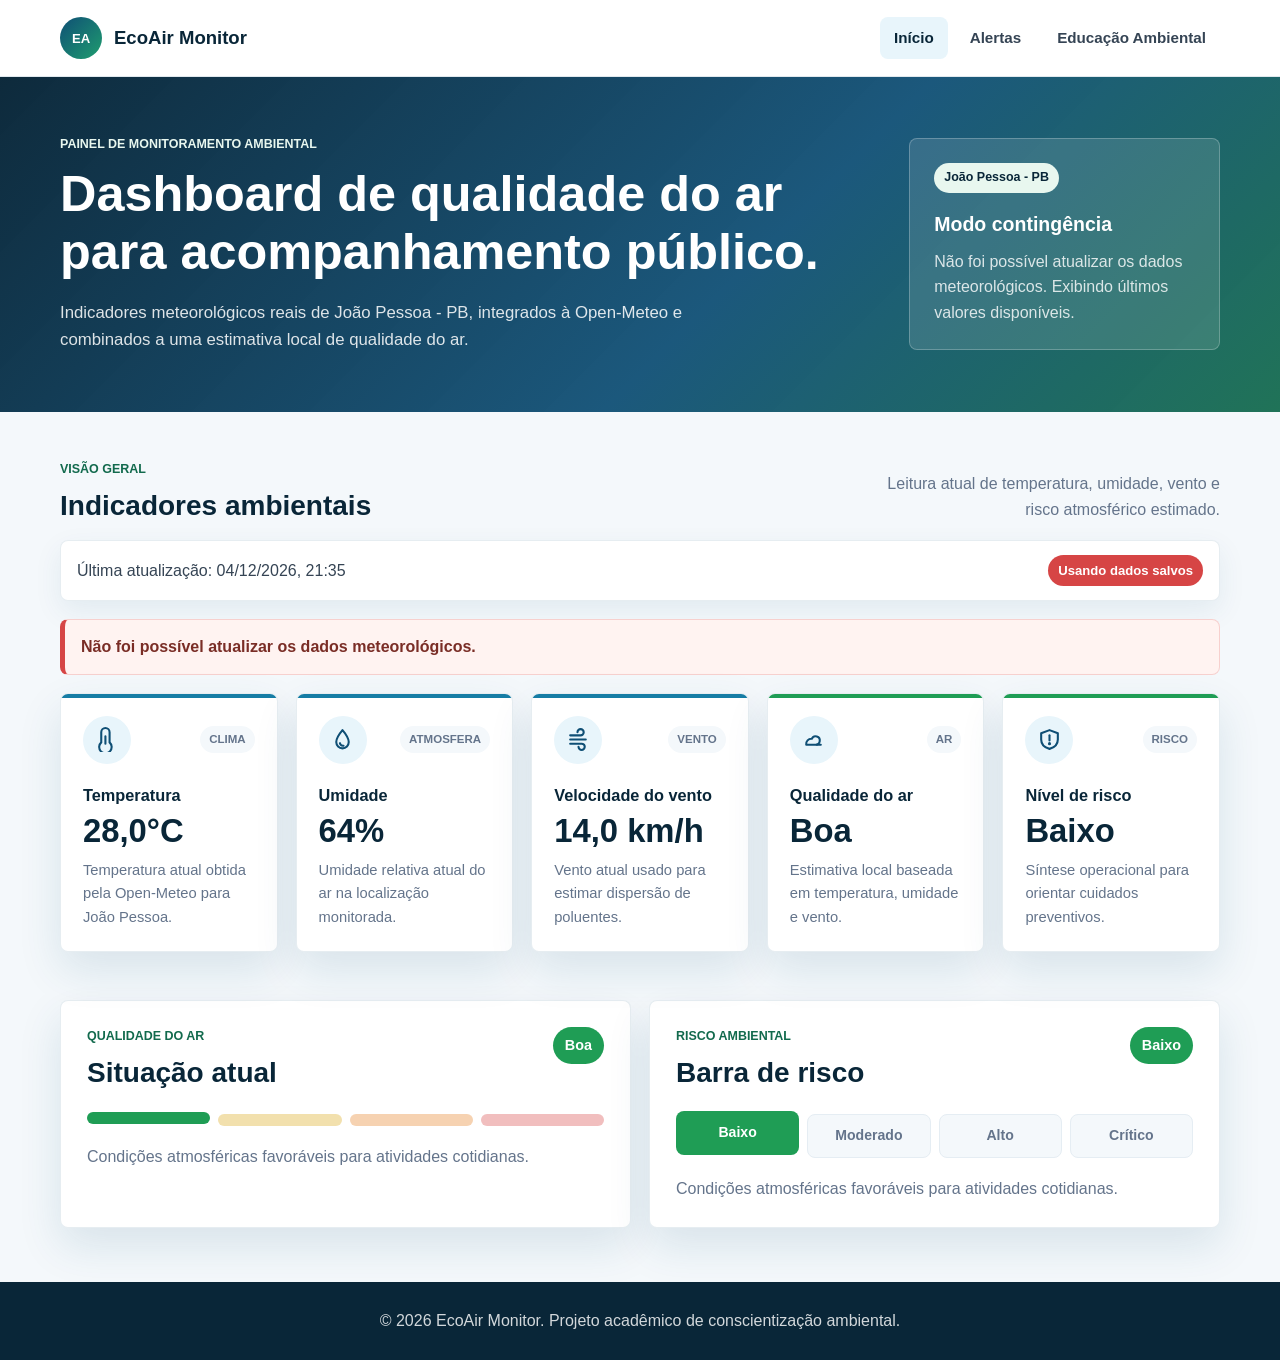
<file: index.html>
﻿<!DOCTYPE html>
<html lang="pt-BR">
<head>
  <meta charset="UTF-8">
  <meta name="viewport" content="width=device-width, initial-scale=1.0">
  <title>EcoAir Monitor | Dashboard</title>
  <link rel="stylesheet" href="css/style.css">
</head>
<body>
  <header class="site-header">
    <div class="container header-content">
      <a class="brand" href="index.html" aria-label="EcoAir Monitor - página inicial">
        <span class="brand-icon" aria-hidden="true">EA</span>
        <span>EcoAir Monitor</span>
      </a>

      <nav class="main-nav" aria-label="Menu principal">
        <a class="active" href="index.html">Início</a>
        <a href="alertas.html">Alertas</a>
        <a href="educacao.html">Educação Ambiental</a>
      </nav>
    </div>
  </header>

  <main class="page-shell">
    <section class="hero dashboard-hero">
      <div class="container dashboard-hero-grid">
        <div>
          <p class="eyebrow">Painel de monitoramento ambiental</p>
          <h1>Dashboard de qualidade do ar para acompanhamento público.</h1>
          <p class="hero-text">Indicadores meteorológicos reais de João Pessoa - PB, integrados à Open-Meteo e combinados a uma estimativa local de qualidade do ar.</p>
        </div>

        <aside class="hero-summary" aria-label="Resumo operacional">
          <span class="summary-label" id="cidade-monitorada">João Pessoa - PB</span>
          <strong id="monitoramento-status">Conectando à API</strong>
          <p id="fonte-dados">Dados meteorológicos reais via Open-Meteo.</p>
        </aside>
      </div>
    </section>

    <section class="container dashboard-section" aria-labelledby="dashboard-title">
      <div class="section-heading heading-row">
        <div>
          <p class="eyebrow">Visão geral</p>
          <h2 id="dashboard-title">Indicadores ambientais</h2>
        </div>
        <p class="section-note">Leitura atual de temperatura, umidade, vento e risco atmosférico estimado.</p>
      </div>

      <div class="update-row" aria-live="polite">
        <span id="ultima-atualizacao">Última atualização: aguardando dados</span>
        <span class="api-status is-loading" id="status-api">Buscando dados meteorológicos</span>
      </div>

      <div class="feedback-message is-hidden" id="mensagem-erro" role="status">
        Não foi possível atualizar os dados meteorológicos.
      </div>

      <!-- Os cartões são criados dinamicamente pelo arquivo js/script.js com dados reais da API. -->
      <div class="metric-grid" id="indicadores" aria-live="polite"></div>
    </section>

    <section class="container insights-grid" aria-label="Qualidade do ar e risco ambiental">
      <article class="quality-panel" id="painel-qualidade">
        <div class="panel-header">
          <div>
            <p class="eyebrow">Qualidade do ar</p>
            <h2>Situação atual</h2>
          </div>
          <span class="quality-badge" id="qualidade-badge">--</span>
        </div>

        <div class="quality-meter" aria-label="Escala visual de qualidade do ar">
          <span class="quality-dot status-boa"></span>
          <span class="quality-dot status-moderada"></span>
          <span class="quality-dot status-ruim"></span>
          <span class="quality-dot status-muito-ruim"></span>
        </div>

        <p class="quality-message" id="qualidade-mensagem">Carregando avaliação ambiental.</p>
      </article>

      <article class="risk-panel">
        <div class="panel-header">
          <div>
            <p class="eyebrow">Risco ambiental</p>
            <h2>Barra de risco</h2>
          </div>
          <span class="risk-current" id="risco-atual">--</span>
        </div>

        <div class="risk-scale" id="barra-risco" aria-label="Escala de risco ambiental">
          <span class="risk-step" data-risk="Baixo">Baixo</span>
          <span class="risk-step" data-risk="Moderado">Moderado</span>
          <span class="risk-step" data-risk="Alto">Alto</span>
          <span class="risk-step" data-risk="Crítico">Crítico</span>
        </div>

        <p class="risk-message" id="risco-mensagem">A escala combina qualidade do ar e condições climáticas para indicar necessidade de atenção.</p>
      </article>
    </section>
  </main>

  <footer class="site-footer">
    <div class="container">
      <p>&copy; 2026 EcoAir Monitor. Projeto acadêmico de conscientização ambiental.</p>
    </div>
  </footer>

  <script src="js/script.js"></script>
</body>
</html>
</file>
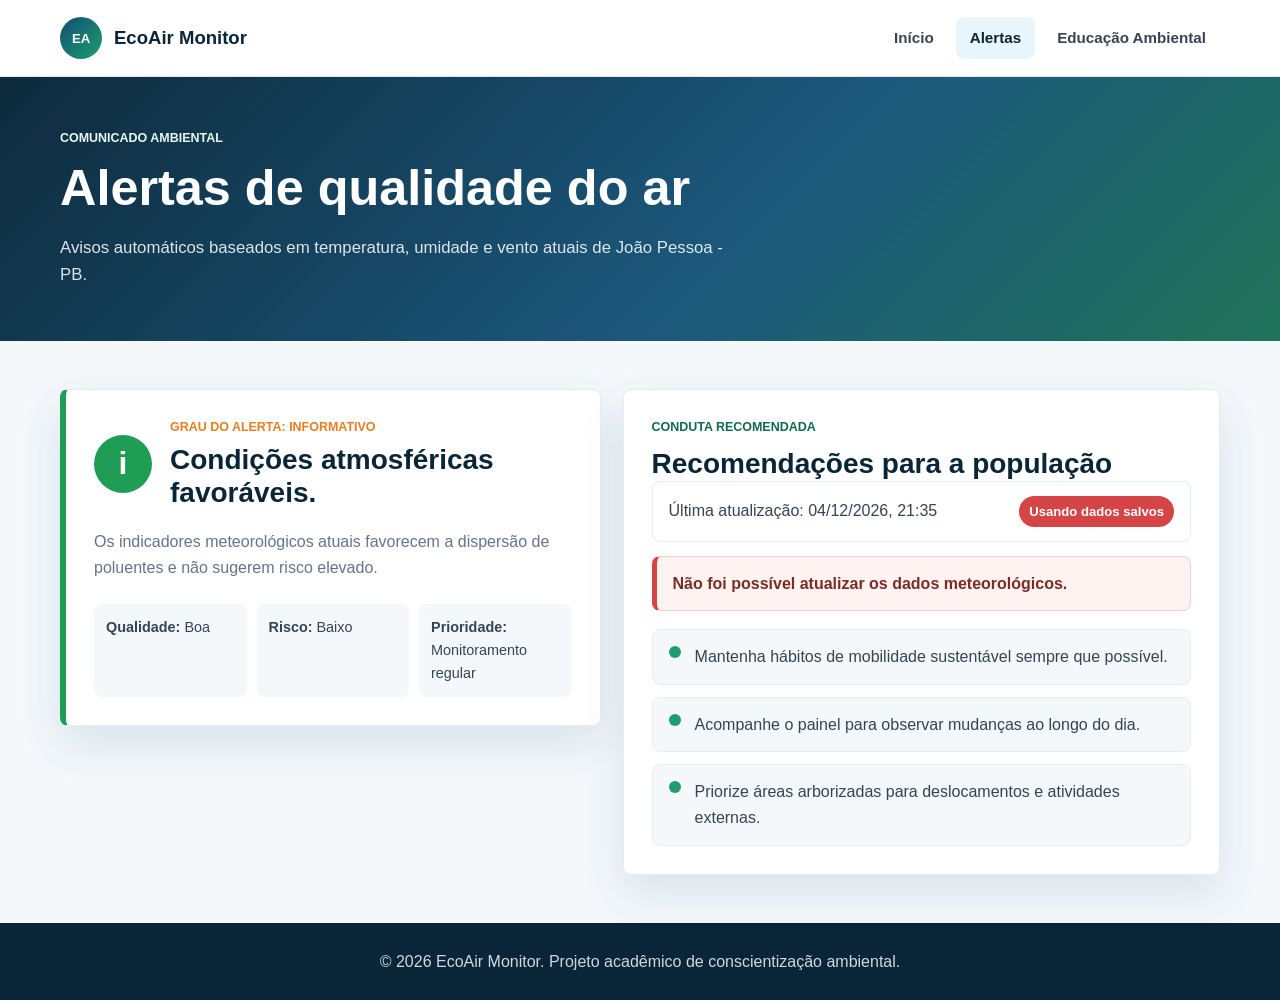
<file: alertas.html>
﻿<!DOCTYPE html>
<html lang="pt-BR">
<head>
  <meta charset="UTF-8">
  <meta name="viewport" content="width=device-width, initial-scale=1.0">
  <title>EcoAir Monitor | Alertas</title>
  <link rel="stylesheet" href="css/style.css">
</head>
<body>
  <header class="site-header">
    <div class="container header-content">
      <a class="brand" href="index.html" aria-label="EcoAir Monitor - página inicial">
        <span class="brand-icon" aria-hidden="true">EA</span>
        <span>EcoAir Monitor</span>
      </a>

      <nav class="main-nav" aria-label="Menu principal">
        <a href="index.html">Início</a>
        <a class="active" href="alertas.html">Alertas</a>
        <a href="educacao.html">Educação Ambiental</a>
      </nav>
    </div>
  </header>

  <main class="page-shell">
    <section class="hero compact-hero">
      <div class="container">
        <p class="eyebrow">Comunicado ambiental</p>
        <h1>Alertas de qualidade do ar</h1>
        <p class="hero-text">Avisos automáticos baseados em temperatura, umidade e vento atuais de João Pessoa - PB.</p>
      </div>
    </section>

    <section class="container alert-layout" aria-labelledby="alerta-title">
      <article class="alert-panel alert-level-loading" id="painel-alerta">
        <div class="alert-topline">
          <span class="alert-icon" id="alerta-icone" aria-hidden="true">!</span>
          <div>
            <p class="alert-label" id="alerta-grau">Grau do alerta: carregando</p>
            <h2 id="alerta-title">Atualizando condições atmosféricas.</h2>
          </div>
        </div>

        <p class="alert-description" id="alerta-descricao">Aguarde enquanto o EcoAir Monitor busca os dados meteorológicos atuais de João Pessoa - PB.</p>

        <div class="alert-status-row" aria-label="Indicadores do alerta">
          <span><strong>Qualidade:</strong> <span id="alerta-qualidade">--</span></span>
          <span><strong>Risco:</strong> <span id="alerta-risco">--</span></span>
          <span><strong>Prioridade:</strong> <span id="alerta-prioridade">--</span></span>
        </div>
      </article>

      <section class="recommendation-panel" aria-labelledby="recomendacoes-title">
        <div class="section-heading">
          <p class="eyebrow">Conduta recomendada</p>
          <h2 id="recomendacoes-title">Recomendações para a população</h2>
        </div>

        <div class="update-row compact" aria-live="polite">
          <span id="ultima-atualizacao">Última atualização: aguardando dados</span>
          <span class="api-status is-loading" id="status-api">Buscando dados meteorológicos</span>
        </div>

        <div class="feedback-message is-hidden" id="mensagem-erro" role="status">
          Não foi possível atualizar os dados meteorológicos.
        </div>

        <ul class="recommendation-list" id="recomendacoes-alerta">
          <li>Carregando recomendações automáticas.</li>
        </ul>
      </section>
    </section>
  </main>

  <footer class="site-footer">
    <div class="container">
      <p>&copy; 2026 EcoAir Monitor. Projeto acadêmico de conscientização ambiental.</p>
    </div>
  </footer>

  <script src="js/script.js"></script>
</body>
</html>
</file>
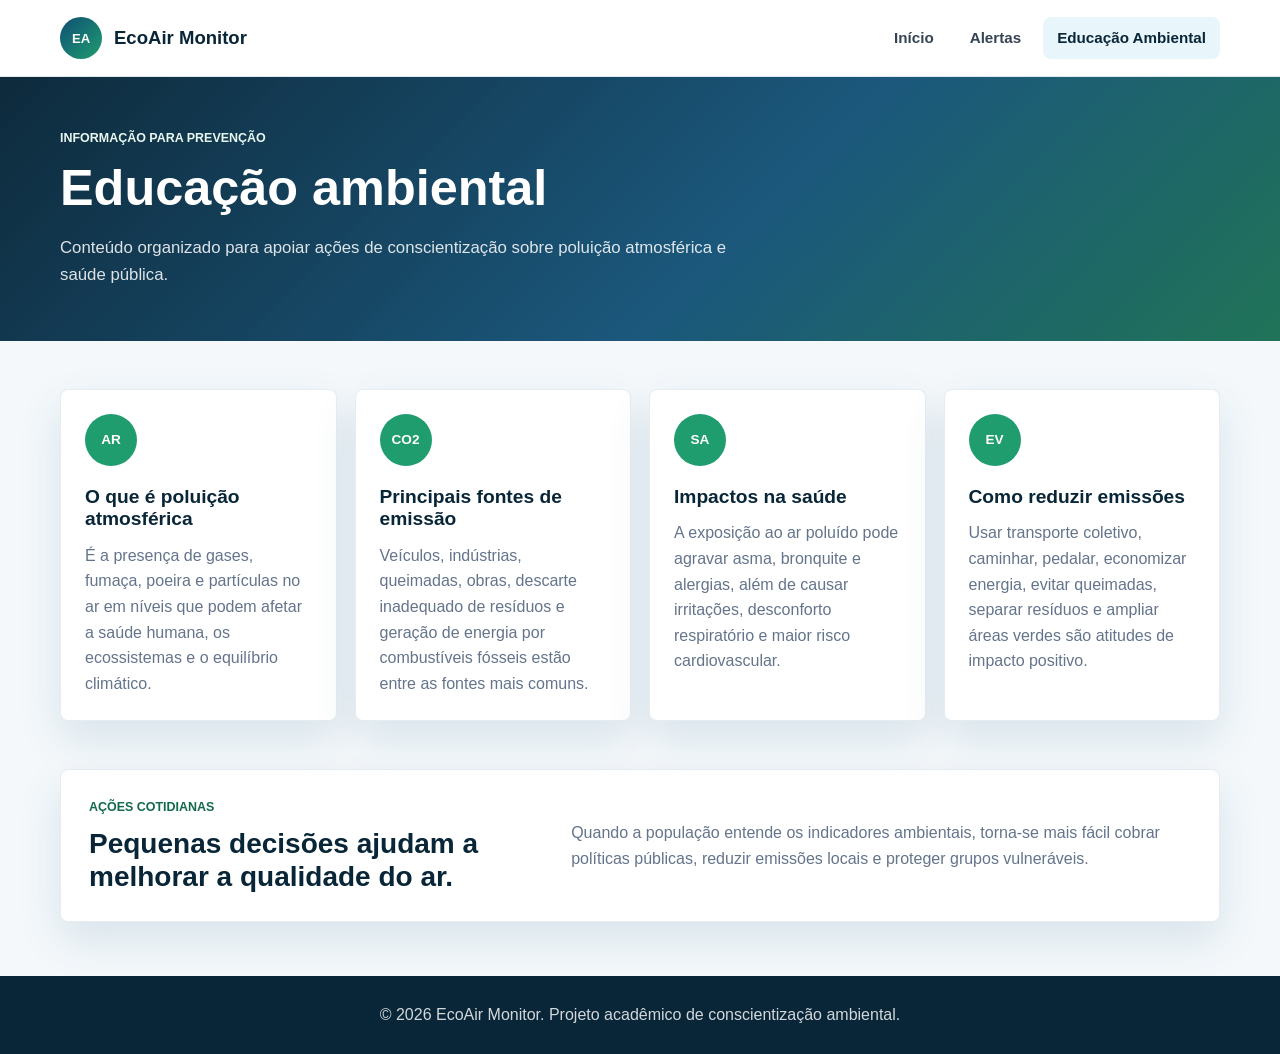
<file: educacao.html>
<!DOCTYPE html>
<html lang="pt-BR">
<head>
  <meta charset="UTF-8">
  <meta name="viewport" content="width=device-width, initial-scale=1.0">
  <title>EcoAir Monitor | Educação Ambiental</title>
  <link rel="stylesheet" href="css/style.css">
</head>
<body>
  <header class="site-header">
    <div class="container header-content">
      <a class="brand" href="index.html" aria-label="EcoAir Monitor - página inicial">
        <span class="brand-icon" aria-hidden="true">EA</span>
        <span>EcoAir Monitor</span>
      </a>

      <nav class="main-nav" aria-label="Menu principal">
        <a href="index.html">Início</a>
        <a href="alertas.html">Alertas</a>
        <a class="active" href="educacao.html">Educação Ambiental</a>
      </nav>
    </div>
  </header>

  <main class="page-shell">
    <section class="hero compact-hero">
      <div class="container">
        <p class="eyebrow">Informação para prevenção</p>
        <h1>Educação ambiental</h1>
        <p class="hero-text">Conteúdo organizado para apoiar ações de conscientização sobre poluição atmosférica e saúde pública.</p>
      </div>
    </section>

    <section class="container education-grid" aria-label="Conteúdos educativos">
      <article class="education-card">
        <span class="education-icon" aria-hidden="true">AR</span>
        <h2>O que é poluição atmosférica</h2>
        <p>É a presença de gases, fumaça, poeira e partículas no ar em níveis que podem afetar a saúde humana, os ecossistemas e o equilíbrio climático.</p>
      </article>

      <article class="education-card">
        <span class="education-icon" aria-hidden="true">CO2</span>
        <h2>Principais fontes de emissão</h2>
        <p>Veículos, indústrias, queimadas, obras, descarte inadequado de resíduos e geração de energia por combustíveis fósseis estão entre as fontes mais comuns.</p>
      </article>

      <article class="education-card">
        <span class="education-icon" aria-hidden="true">SA</span>
        <h2>Impactos na saúde</h2>
        <p>A exposição ao ar poluído pode agravar asma, bronquite e alergias, além de causar irritações, desconforto respiratório e maior risco cardiovascular.</p>
      </article>

      <article class="education-card">
        <span class="education-icon" aria-hidden="true">EV</span>
        <h2>Como reduzir emissões</h2>
        <p>Usar transporte coletivo, caminhar, pedalar, economizar energia, evitar queimadas, separar resíduos e ampliar áreas verdes são atitudes de impacto positivo.</p>
      </article>
    </section>

    <section class="container action-strip" aria-labelledby="acoes-title">
      <div>
        <p class="eyebrow">Ações cotidianas</p>
        <h2 id="acoes-title">Pequenas decisões ajudam a melhorar a qualidade do ar.</h2>
      </div>
      <p>Quando a população entende os indicadores ambientais, torna-se mais fácil cobrar políticas públicas, reduzir emissões locais e proteger grupos vulneráveis.</p>
    </section>
  </main>

  <footer class="site-footer">
    <div class="container">
      <p>&copy; 2026 EcoAir Monitor. Projeto acadêmico de conscientização ambiental.</p>
    </div>
  </footer>
</body>
</html>
</file>
<file: css/style.css>
﻿:root {
  --blue-950: #092638;
  --blue-800: #0f4f75;
  --blue-650: #167da5;
  --blue-100: #e8f5fb;
  --green-750: #126a4d;
  --green-600: #1f9d6f;
  --green-100: #e8f7ef;
  --white: #ffffff;
  --gray-950: #111827;
  --gray-750: #354454;
  --gray-550: #64748b;
  --gray-200: #e5edf3;
  --gray-100: #f4f8fb;
  --good: #1f9d55;
  --moderate: #d9a514;
  --bad: #e67e22;
  --very-bad: #d64545;
  --shadow: 0 18px 44px rgba(15, 79, 117, 0.12);
  --shadow-hover: 0 22px 54px rgba(15, 79, 117, 0.18);
  --radius: 8px;
}

* {
  box-sizing: border-box;
  margin: 0;
  padding: 0;
}

html {
  scroll-behavior: smooth;
}

body {
  min-height: 100vh;
  color: var(--gray-950);
  background: var(--gray-100);
  font-family: Arial, Helvetica, sans-serif;
  line-height: 1.6;
  animation: pageFadeIn 0.55s ease both;
}

a {
  color: inherit;
  text-decoration: none;
}

ul {
  list-style: none;
}

.container {
  width: min(1160px, calc(100% - 32px));
  margin: 0 auto;
}

.page-shell {
  min-height: calc(100vh - 151px);
}

.site-header {
  position: sticky;
  top: 0;
  z-index: 20;
  background: rgba(255, 255, 255, 0.96);
  border-bottom: 1px solid rgba(15, 79, 117, 0.12);
  backdrop-filter: blur(14px);
}

.header-content {
  display: flex;
  align-items: center;
  justify-content: space-between;
  gap: 24px;
  min-height: 76px;
}

.brand {
  display: inline-flex;
  align-items: center;
  gap: 12px;
  color: var(--blue-950);
  font-size: 1.16rem;
  font-weight: 800;
  white-space: nowrap;
}

.brand-icon {
  display: inline-grid;
  width: 42px;
  height: 42px;
  place-items: center;
  color: var(--white);
  background: linear-gradient(135deg, var(--blue-800), var(--green-600));
  border-radius: 50%;
  font-size: 0.82rem;
  font-weight: 800;
}

.main-nav {
  display: flex;
  align-items: center;
  justify-content: flex-end;
  gap: 8px;
  flex-wrap: wrap;
}

.main-nav a {
  min-height: 40px;
  padding: 9px 14px;
  color: var(--gray-750);
  border-radius: var(--radius);
  font-size: 0.95rem;
  font-weight: 700;
  transition: background 0.2s ease, color 0.2s ease, transform 0.2s ease;
}

.main-nav a:hover,
.main-nav a.active {
  color: var(--blue-950);
  background: var(--blue-100);
}

.main-nav a:hover {
  transform: translateY(-1px);
}

.hero {
  color: var(--white);
  background: linear-gradient(135deg, rgba(9, 38, 56, 0.98), rgba(15, 79, 117, 0.95) 58%, rgba(18, 106, 77, 0.94));
}

.dashboard-hero {
  padding: 58px 0;
}

.compact-hero {
  padding: 52px 0;
}

.dashboard-hero-grid {
  display: grid;
  grid-template-columns: minmax(0, 1.45fr) minmax(280px, 0.55fr);
  gap: 30px;
  align-items: center;
}

.eyebrow {
  margin-bottom: 10px;
  color: var(--green-100);
  font-size: 0.78rem;
  font-weight: 800;
  letter-spacing: 0;
  text-transform: uppercase;
}

.section-heading .eyebrow,
.quality-panel .eyebrow,
.risk-panel .eyebrow,
.action-strip .eyebrow {
  color: var(--green-750);
}

h1,
h2,
h3 {
  line-height: 1.16;
}

h1 {
  max-width: 760px;
  font-size: 3.15rem;
}

h2 {
  color: var(--blue-950);
  font-size: 1.75rem;
}

h3 {
  color: var(--blue-950);
  font-size: 1.02rem;
}

.hero-text {
  max-width: 690px;
  margin-top: 18px;
  color: rgba(255, 255, 255, 0.86);
  font-size: 1.05rem;
}

.hero-summary {
  padding: 24px;
  background: rgba(255, 255, 255, 0.12);
  border: 1px solid rgba(255, 255, 255, 0.24);
  border-radius: var(--radius);
}

.summary-label {
  display: inline-block;
  margin-bottom: 16px;
  padding: 5px 10px;
  color: var(--blue-950);
  background: var(--green-100);
  border-radius: 999px;
  font-size: 0.78rem;
  font-weight: 800;
}

.hero-summary strong {
  display: block;
  margin-bottom: 8px;
  font-size: 1.22rem;
}

.hero-summary p {
  color: rgba(255, 255, 255, 0.82);
}

.dashboard-section,
.alert-layout,
.education-grid {
  padding: 48px 0;
}

.heading-row {
  display: flex;
  align-items: flex-end;
  justify-content: space-between;
  gap: 24px;
  margin-bottom: 18px;
}

.section-note {
  max-width: 360px;
  color: var(--gray-550);
  text-align: right;
}

.update-row {
  display: flex;
  align-items: center;
  justify-content: space-between;
  gap: 12px;
  margin-bottom: 18px;
  padding: 14px 16px;
  color: var(--gray-750);
  background: var(--white);
  border: 1px solid rgba(15, 79, 117, 0.1);
  border-radius: var(--radius);
  box-shadow: 0 10px 28px rgba(15, 79, 117, 0.08);
}

.update-row.compact {
  margin-bottom: 14px;
  box-shadow: none;
}

.api-status {
  display: inline-flex;
  align-items: center;
  min-height: 30px;
  padding: 5px 10px;
  color: var(--white);
  background: var(--blue-650);
  border-radius: 999px;
  font-size: 0.82rem;
  font-weight: 800;
  white-space: nowrap;
}

.api-status.is-loading {
  background: var(--blue-650);
}

.api-status.is-live {
  background: var(--good);
}

.api-status.is-error {
  background: var(--very-bad);
}

.feedback-message {
  margin-bottom: 18px;
  padding: 14px 16px;
  color: #7a2d26;
  background: #fff3f1;
  border: 1px solid rgba(214, 69, 69, 0.2);
  border-left: 5px solid var(--very-bad);
  border-radius: var(--radius);
  font-weight: 700;
}

.is-hidden {
  display: none !important;
}

.metric-grid {
  display: grid;
  grid-template-columns: repeat(auto-fit, minmax(190px, 1fr));
  gap: 18px;
}

.metric-card,
.quality-panel,
.risk-panel,
.alert-panel,
.recommendation-panel,
.education-card,
.action-strip {
  background: var(--white);
  border: 1px solid rgba(15, 79, 117, 0.1);
  border-radius: var(--radius);
  box-shadow: var(--shadow);
}

.metric-card {
  position: relative;
  min-height: 208px;
  padding: 22px;
  overflow: hidden;
  transition: transform 0.22s ease, box-shadow 0.22s ease, border-color 0.22s ease;
}

.metric-card::before {
  position: absolute;
  inset: 0 0 auto;
  height: 4px;
  background: var(--blue-650);
  content: "";
}

.metric-card:hover,
.education-card:hover {
  border-color: rgba(31, 157, 111, 0.28);
  box-shadow: var(--shadow-hover);
  transform: translateY(-4px);
}

.metric-card.status-boa::before {
  background: var(--good);
}

.metric-card.status-moderada::before {
  background: var(--moderate);
}

.metric-card.status-ruim::before {
  background: var(--bad);
}

.metric-card.status-muito-ruim::before,
.metric-card.status-critico::before {
  background: var(--very-bad);
}

.metric-top {
  display: flex;
  align-items: center;
  justify-content: space-between;
  gap: 12px;
  margin-bottom: 22px;
}

.metric-icon,
.education-icon,
.alert-icon {
  display: inline-grid;
  place-items: center;
  flex: 0 0 auto;
  color: var(--blue-800);
  background: var(--blue-100);
  border-radius: 50%;
}

.metric-icon {
  width: 48px;
  height: 48px;
}

.metric-icon svg {
  width: 25px;
  height: 25px;
  stroke: currentColor;
}

.metric-tag {
  padding: 4px 9px;
  color: var(--gray-550);
  background: var(--gray-100);
  border-radius: 999px;
  font-size: 0.72rem;
  font-weight: 800;
  text-transform: uppercase;
}

.metric-card h3 {
  margin-bottom: 8px;
}

.metric-value {
  color: var(--blue-950);
  font-size: 2.05rem;
  font-weight: 800;
  line-height: 1.1;
}

.metric-note {
  margin-top: 10px;
  color: var(--gray-550);
  font-size: 0.92rem;
}

.insights-grid {
  display: grid;
  grid-template-columns: minmax(0, 1fr) minmax(0, 1fr);
  gap: 18px;
  padding-bottom: 54px;
}

.quality-panel,
.risk-panel {
  padding: 26px;
  transition: border-color 0.25s ease, box-shadow 0.25s ease;
}

.quality-panel.is-risk {
  border-color: rgba(217, 165, 20, 0.4);
  box-shadow: 0 18px 44px rgba(217, 165, 20, 0.16);
}

.quality-panel.is-critical {
  border-color: rgba(230, 126, 34, 0.4);
  box-shadow: 0 18px 44px rgba(230, 126, 34, 0.16);
}

.panel-header {
  display: flex;
  align-items: flex-start;
  justify-content: space-between;
  gap: 18px;
  margin-bottom: 24px;
}

.quality-badge,
.risk-current {
  display: inline-flex;
  align-items: center;
  justify-content: center;
  min-height: 36px;
  padding: 7px 12px;
  border-radius: 999px;
  color: var(--white);
  background: var(--blue-650);
  font-size: 0.9rem;
  font-weight: 800;
  white-space: nowrap;
  transition: background 0.25s ease, transform 0.25s ease;
}

.quality-badge.status-boa,
.risk-current.risk-baixo {
  background: var(--good);
}

.quality-badge.status-moderada,
.risk-current.risk-moderado {
  background: var(--moderate);
}

.quality-badge.status-ruim,
.risk-current.risk-alto {
  background: var(--bad);
}

.quality-badge.status-muito-ruim,
.risk-current.risk-critico {
  background: var(--very-bad);
}

.quality-meter {
  display: grid;
  grid-template-columns: repeat(4, 1fr);
  gap: 8px;
  margin-bottom: 18px;
}

.quality-dot {
  height: 12px;
  border-radius: 999px;
  opacity: 0.35;
  transition: opacity 0.25s ease, transform 0.25s ease;
}

.quality-dot.active {
  opacity: 1;
  transform: translateY(-2px);
}

.quality-dot.status-boa {
  background: var(--good);
}

.quality-dot.status-moderada {
  background: var(--moderate);
}

.quality-dot.status-ruim {
  background: var(--bad);
}

.quality-dot.status-muito-ruim {
  background: var(--very-bad);
}

.quality-message,
.risk-message,
.alert-description,
.education-card p,
.action-strip p {
  color: var(--gray-550);
}

.risk-scale {
  display: grid;
  grid-template-columns: repeat(4, 1fr);
  gap: 8px;
  margin-bottom: 18px;
}

.risk-step {
  min-height: 44px;
  display: grid;
  place-items: center;
  padding: 8px;
  color: var(--gray-550);
  background: var(--gray-100);
  border: 1px solid var(--gray-200);
  border-radius: var(--radius);
  font-size: 0.88rem;
  font-weight: 800;
  text-align: center;
  transition: background 0.25s ease, color 0.25s ease, transform 0.25s ease, border-color 0.25s ease;
}

.risk-step.active {
  color: var(--white);
  border-color: transparent;
  transform: translateY(-3px);
}

.risk-step.risk-baixo.active {
  background: var(--good);
}

.risk-step.risk-moderado.active {
  background: var(--moderate);
}

.risk-step.risk-alto.active {
  background: var(--bad);
}

.risk-step.risk-critico.active {
  background: var(--very-bad);
}

.alert-layout {
  display: grid;
  grid-template-columns: minmax(0, 0.95fr) minmax(320px, 1.05fr);
  gap: 22px;
  align-items: start;
}

.alert-panel,
.recommendation-panel {
  padding: 28px;
}

.alert-panel {
  border-left: 6px solid var(--moderate);
  transition: border-color 0.25s ease, box-shadow 0.25s ease;
}

.alert-panel.alert-level-good {
  border-left-color: var(--good);
}

.alert-panel.alert-level-moderate,
.alert-panel.alert-level-loading {
  border-left-color: var(--moderate);
}

.alert-panel.alert-level-high {
  border-left-color: var(--bad);
  box-shadow: 0 18px 44px rgba(230, 126, 34, 0.16);
}

.alert-topline {
  display: grid;
  grid-template-columns: auto 1fr;
  gap: 18px;
  align-items: center;
  margin-bottom: 20px;
}

.alert-icon {
  width: 58px;
  height: 58px;
  color: var(--white);
  background: var(--moderate);
  font-size: 2rem;
  font-weight: 900;
}

.alert-level-good .alert-icon {
  background: var(--good);
}

.alert-level-moderate .alert-icon,
.alert-level-loading .alert-icon {
  background: var(--moderate);
}

.alert-level-high .alert-icon {
  background: var(--bad);
}

.alert-label {
  margin-bottom: 6px;
  color: var(--bad);
  font-size: 0.78rem;
  font-weight: 800;
  letter-spacing: 0;
  text-transform: uppercase;
}

.alert-status-row {
  display: grid;
  grid-template-columns: repeat(3, 1fr);
  gap: 10px;
  margin-top: 24px;
}

.alert-status-row > span {
  padding: 12px;
  color: var(--gray-750);
  background: var(--gray-100);
  border-radius: var(--radius);
  font-size: 0.9rem;
}

.recommendation-list {
  display: grid;
  gap: 12px;
}

.recommendation-list li {
  position: relative;
  padding: 14px 14px 14px 42px;
  color: var(--gray-750);
  background: var(--gray-100);
  border: 1px solid var(--gray-200);
  border-radius: var(--radius);
}

.recommendation-list li::before {
  position: absolute;
  top: 16px;
  left: 16px;
  width: 12px;
  height: 12px;
  background: var(--green-600);
  border-radius: 50%;
  content: "";
}

.education-grid {
  display: grid;
  grid-template-columns: repeat(4, minmax(0, 1fr));
  gap: 18px;
}

.education-card {
  min-height: 260px;
  padding: 24px;
  transition: transform 0.22s ease, box-shadow 0.22s ease, border-color 0.22s ease;
}

.education-icon {
  width: 52px;
  height: 52px;
  margin-bottom: 20px;
  color: var(--white);
  background: var(--green-600);
  font-size: 0.85rem;
  font-weight: 900;
}

.education-card h2 {
  margin-bottom: 12px;
  font-size: 1.2rem;
}

.action-strip {
  display: grid;
  grid-template-columns: minmax(0, 0.85fr) minmax(0, 1.15fr);
  gap: 24px;
  align-items: center;
  margin-bottom: 54px;
  padding: 28px;
}

.site-footer {
  padding: 26px 0;
  color: rgba(255, 255, 255, 0.82);
  background: var(--blue-950);
  text-align: center;
}

@keyframes pageFadeIn {
  from {
    opacity: 0;
    transform: translateY(8px);
  }

  to {
    opacity: 1;
    transform: translateY(0);
  }
}

@media (max-width: 1020px) {
  h1 {
    font-size: 2.55rem;
  }

  .dashboard-hero-grid,
  .insights-grid,
  .alert-layout,
  .action-strip {
    grid-template-columns: 1fr;
  }

  .education-grid {
    grid-template-columns: repeat(2, minmax(0, 1fr));
  }

  .section-note {
    text-align: left;
  }
}

@media (max-width: 720px) {
  .container {
    width: min(100% - 24px, 1160px);
  }

  .header-content {
    align-items: flex-start;
    flex-direction: column;
    gap: 14px;
    padding: 15px 0;
  }

  .main-nav {
    width: 100%;
    justify-content: flex-start;
  }

  .main-nav a {
    flex: 1 1 120px;
    padding: 9px 10px;
    text-align: center;
  }

  .dashboard-hero,
  .compact-hero {
    padding: 42px 0;
  }

  h1 {
    font-size: 2.1rem;
  }

  h2 {
    font-size: 1.45rem;
  }

  .heading-row,
  .panel-header,
  .alert-topline,
  .update-row {
    align-items: flex-start;
    flex-direction: column;
  }

  .heading-row {
    display: block;
  }

  .section-note {
    margin-top: 12px;
  }

  .api-status {
    white-space: normal;
  }

  .metric-card {
    min-height: auto;
  }

  .risk-scale,
  .alert-status-row,
  .education-grid {
    grid-template-columns: 1fr;
  }

  .quality-panel,
  .risk-panel,
  .alert-panel,
  .recommendation-panel,
  .education-card,
  .action-strip {
    padding: 22px;
  }
}

@media (prefers-reduced-motion: reduce) {
  *,
  *::before,
  *::after {
    scroll-behavior: auto !important;
    animation-duration: 0.01ms !important;
    animation-iteration-count: 1 !important;
    transition-duration: 0.01ms !important;
  }
}
</file>
